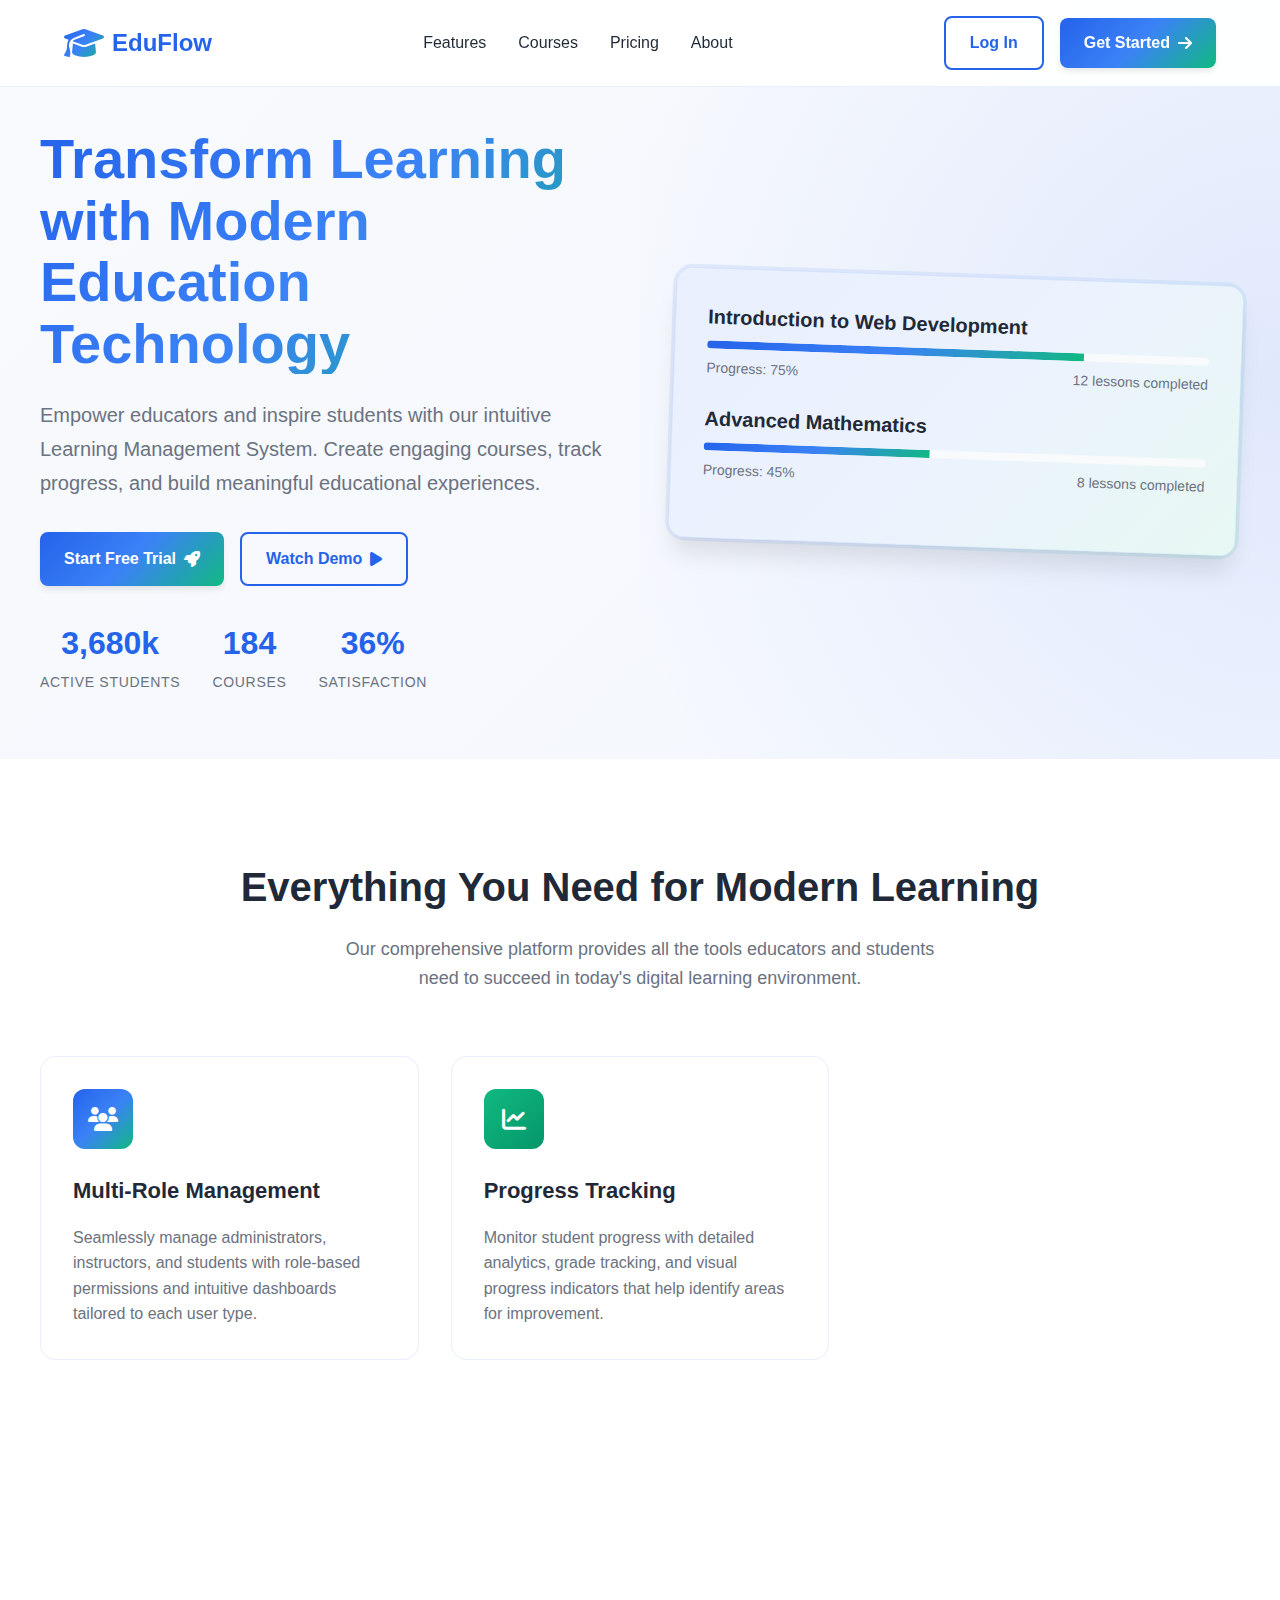
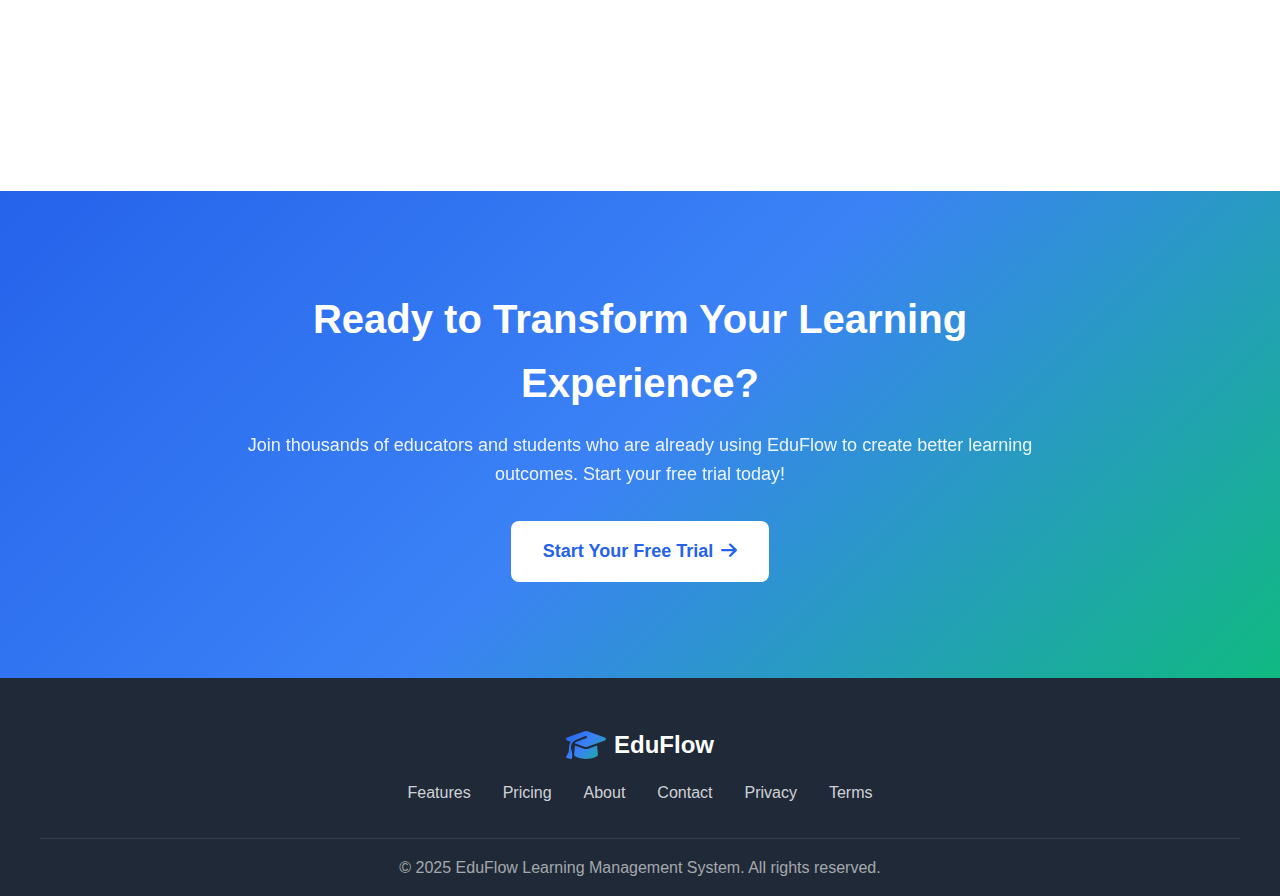
<file: lms_landing_page.html>
<!DOCTYPE html>
<html lang="en">
<head>
    <meta charset="UTF-8">
    <meta name="viewport" content="width=device-width, initial-scale=1.0">
    <title>EduFlow - Modern Learning Management System</title>
    <link href="https://cdnjs.cloudflare.com/ajax/libs/font-awesome/6.4.0/css/all.min.css" rel="stylesheet">
    <style>
        :root {
            /* Modern Education Color Palette */
            --primary-blue: #2563eb;
            --primary-blue-light: #3b82f6;
            --primary-blue-dark: #1d4ed8;
            --accent-green: #10b981;
            --accent-orange: #f59e0b;
            --accent-purple: #8b5cf6;
            --neutral-gray: #6b7280;
            --neutral-light: #f8fafc;
            --neutral-dark: #1f2937;
            --white: #ffffff;
            --gradient-primary: linear-gradient(135deg, #2563eb 0%, #3b82f6 50%, #10b981 100%);
            --gradient-secondary: linear-gradient(135deg, #8b5cf6 0%, #f59e0b 100%);
            --shadow-sm: 0 1px 2px 0 rgb(0 0 0 / 0.05);
            --shadow-md: 0 4px 6px -1px rgb(0 0 0 / 0.1);
            --shadow-lg: 0 10px 15px -3px rgb(0 0 0 / 0.1);
            --shadow-xl: 0 20px 25px -5px rgb(0 0 0 / 0.1);
        }

        * {
            margin: 0;
            padding: 0;
            box-sizing: border-box;
        }

        body {
            font-family: 'Inter', -apple-system, BlinkMacSystemFont, 'Segoe UI', Roboto, sans-serif;
            line-height: 1.6;
            color: var(--neutral-dark);
            background-color: var(--white);
        }

        /* Header & Navigation */
        .header {
            position: fixed;
            top: 0;
            left: 0;
            right: 0;
            background: rgba(255, 255, 255, 0.95);
            backdrop-filter: blur(10px);
            border-bottom: 1px solid rgba(37, 99, 235, 0.1);
            z-index: 1000;
            transition: all 0.3s ease;
        }

        .nav-container {
            max-width: 1200px;
            margin: 0 auto;
            padding: 1rem 1.5rem;
            display: flex;
            justify-content: space-between;
            align-items: center;
        }

        .logo {
            display: flex;
            align-items: center;
            gap: 0.5rem;
            font-size: 1.5rem;
            font-weight: 700;
            color: var(--primary-blue);
            text-decoration: none;
        }

        .logo i {
            font-size: 2rem;
            background: var(--gradient-primary);
            -webkit-background-clip: text;
            -webkit-text-fill-color: transparent;
        }

        .nav-menu {
            display: flex;
            list-style: none;
            gap: 2rem;
        }

        .nav-link {
            text-decoration: none;
            color: var(--neutral-dark);
            font-weight: 500;
            transition: color 0.3s ease;
            position: relative;
        }

        .nav-link:hover {
            color: var(--primary-blue);
        }

        .nav-link::after {
            content: '';
            position: absolute;
            bottom: -5px;
            left: 0;
            width: 0;
            height: 2px;
            background: var(--gradient-primary);
            transition: width 0.3s ease;
        }

        .nav-link:hover::after {
            width: 100%;
        }

        .nav-cta {
            display: flex;
            gap: 1rem;
            align-items: center;
        }

        .btn {
            padding: 0.75rem 1.5rem;
            border: none;
            border-radius: 8px;
            font-weight: 600;
            text-decoration: none;
            transition: all 0.3s ease;
            cursor: pointer;
            display: inline-flex;
            align-items: center;
            gap: 0.5rem;
        }

        .btn-outline {
            background: transparent;
            color: var(--primary-blue);
            border: 2px solid var(--primary-blue);
        }

        .btn-outline:hover {
            background: var(--primary-blue);
            color: var(--white);
            transform: translateY(-2px);
            box-shadow: var(--shadow-md);
        }

        .btn-primary {
            background: var(--gradient-primary);
            color: var(--white);
            box-shadow: var(--shadow-md);
        }

        .btn-primary:hover {
            transform: translateY(-2px);
            box-shadow: var(--shadow-lg);
        }

        /* Hero Section */
        .hero {
            padding: 8rem 1.5rem 4rem;
            background: linear-gradient(135deg, var(--neutral-light) 0%, rgba(37, 99, 235, 0.05) 100%);
            position: relative;
            overflow: hidden;
        }

        .hero::before {
            content: '';
            position: absolute;
            top: -50%;
            right: -50%;
            width: 100%;
            height: 200%;
            background: radial-gradient(circle, rgba(37, 99, 235, 0.1) 0%, transparent 70%);
            animation: float 6s ease-in-out infinite;
        }

        @keyframes float {
            0%, 100% { transform: translateY(0px) rotate(0deg); }
            50% { transform: translateY(-20px) rotate(5deg); }
        }

        .hero-container {
            max-width: 1200px;
            margin: 0 auto;
            display: grid;
            grid-template-columns: 1fr 1fr;
            gap: 4rem;
            align-items: center;
            position: relative;
            z-index: 1;
        }

        .hero-content h1 {
            font-size: 3.5rem;
            font-weight: 800;
            line-height: 1.1;
            margin-bottom: 1.5rem;
            background: var(--gradient-primary);
            -webkit-background-clip: text;
            -webkit-text-fill-color: transparent;
        }

        .hero-content p {
            font-size: 1.25rem;
            color: var(--neutral-gray);
            margin-bottom: 2rem;
            line-height: 1.7;
        }

        .hero-cta {
            display: flex;
            gap: 1rem;
            margin-bottom: 2rem;
        }

        .hero-stats {
            display: flex;
            gap: 2rem;
        }

        .stat {
            text-align: center;
        }

        .stat-number {
            font-size: 2rem;
            font-weight: 700;
            color: var(--primary-blue);
            display: block;
        }

        .stat-label {
            font-size: 0.875rem;
            color: var(--neutral-gray);
            text-transform: uppercase;
            letter-spacing: 0.05em;
        }

        .hero-visual {
            position: relative;
        }

        .hero-card {
            background: var(--white);
            border-radius: 16px;
            padding: 2rem;
            box-shadow: var(--shadow-xl);
            border: 1px solid rgba(37, 99, 235, 0.1);
            position: relative;
            transform: rotate(2deg);
            transition: transform 0.3s ease;
        }

        .hero-card:hover {
            transform: rotate(0deg) scale(1.02);
        }

        .hero-card::before {
            content: '';
            position: absolute;
            top: -4px;
            left: -4px;
            right: -4px;
            bottom: -4px;
            background: var(--gradient-primary);
            border-radius: 20px;
            z-index: -1;
            opacity: 0.1;
        }

        .course-preview {
            margin-bottom: 1.5rem;
        }

        .course-title {
            font-size: 1.25rem;
            font-weight: 600;
            margin-bottom: 0.5rem;
            color: var(--neutral-dark);
        }

        .course-progress {
            width: 100%;
            height: 8px;
            background: var(--neutral-light);
            border-radius: 4px;
            overflow: hidden;
        }

        .progress-bar {
            height: 100%;
            background: var(--gradient-primary);
            width: 75%;
            animation: progress 2s ease-in-out;
        }

        @keyframes progress {
            from { width: 0%; }
            to { width: 75%; }
        }

        .course-meta {
            display: flex;
            justify-content: space-between;
            margin-top: 0.5rem;
            font-size: 0.875rem;
            color: var(--neutral-gray);
        }

        /* Features Section */
        .features {
            padding: 6rem 1.5rem;
            background: var(--white);
        }

        .features-container {
            max-width: 1200px;
            margin: 0 auto;
        }

        .section-header {
            text-align: center;
            margin-bottom: 4rem;
        }

        .section-header h2 {
            font-size: 2.5rem;
            font-weight: 700;
            margin-bottom: 1rem;
            color: var(--neutral-dark);
        }

        .section-header p {
            font-size: 1.125rem;
            color: var(--neutral-gray);
            max-width: 600px;
            margin: 0 auto;
        }

        .features-grid {
            display: grid;
            grid-template-columns: repeat(auto-fit, minmax(350px, 1fr));
            gap: 2rem;
        }

        .feature-card {
            background: var(--white);
            border-radius: 16px;
            padding: 2rem;
            border: 1px solid rgba(37, 99, 235, 0.1);
            transition: all 0.3s ease;
            position: relative;
            overflow: hidden;
        }

        .feature-card::before {
            content: '';
            position: absolute;
            top: 0;
            left: 0;
            right: 0;
            height: 4px;
            background: var(--gradient-primary);
            transform: translateX(-100%);
            transition: transform 0.3s ease;
        }

        .feature-card:hover {
            transform: translateY(-8px);
            box-shadow: var(--shadow-xl);
        }

        .feature-card:hover::before {
            transform: translateX(0);
        }

        .feature-icon {
            width: 60px;
            height: 60px;
            border-radius: 12px;
            display: flex;
            align-items: center;
            justify-content: center;
            margin-bottom: 1.5rem;
            font-size: 1.5rem;
            color: var(--white);
        }

        .feature-icon.blue { background: var(--gradient-primary); }
        .feature-icon.green { background: linear-gradient(135deg, var(--accent-green), #059669); }
        .feature-icon.orange { background: linear-gradient(135deg, var(--accent-orange), #d97706); }
        .feature-icon.purple { background: linear-gradient(135deg, var(--accent-purple), #7c3aed); }

        .feature-card h3 {
            font-size: 1.375rem;
            font-weight: 600;
            margin-bottom: 1rem;
            color: var(--neutral-dark);
        }

        .feature-card p {
            color: var(--neutral-gray);
            line-height: 1.6;
        }

        /* CTA Section */
        .cta {
            padding: 6rem 1.5rem;
            background: var(--gradient-primary);
            color: var(--white);
            text-align: center;
        }

        .cta-container {
            max-width: 800px;
            margin: 0 auto;
        }

        .cta h2 {
            font-size: 2.5rem;
            font-weight: 700;
            margin-bottom: 1rem;
        }

        .cta p {
            font-size: 1.125rem;
            margin-bottom: 2rem;
            opacity: 0.9;
        }

        .btn-white {
            background: var(--white);
            color: var(--primary-blue);
            font-size: 1.125rem;
            padding: 1rem 2rem;
        }

        .btn-white:hover {
            background: var(--neutral-light);
            transform: translateY(-2px);
            box-shadow: var(--shadow-lg);
        }

        /* Footer */
        .footer {
            background: var(--neutral-dark);
            color: var(--white);
            padding: 3rem 1.5rem 1rem;
        }

        .footer-container {
            max-width: 1200px;
            margin: 0 auto;
            text-align: center;
        }

        .footer-logo {
            display: flex;
            align-items: center;
            justify-content: center;
            gap: 0.5rem;
            font-size: 1.5rem;
            font-weight: 700;
            margin-bottom: 1rem;
        }

        .footer-logo i {
            font-size: 2rem;
            background: var(--gradient-primary);
            -webkit-background-clip: text;
            -webkit-text-fill-color: transparent;
        }

        .footer-links {
            display: flex;
            justify-content: center;
            gap: 2rem;
            margin-bottom: 2rem;
            flex-wrap: wrap;
        }

        .footer-links a {
            color: rgba(255, 255, 255, 0.8);
            text-decoration: none;
            transition: color 0.3s ease;
        }

        .footer-links a:hover {
            color: var(--white);
        }

        .footer-bottom {
            border-top: 1px solid rgba(255, 255, 255, 0.1);
            padding-top: 1rem;
            color: rgba(255, 255, 255, 0.6);
        }

        /* Mobile Responsiveness */
        @media (max-width: 768px) {
            .nav-menu {
                display: none;
            }

            .hero-container {
                grid-template-columns: 1fr;
                gap: 2rem;
                text-align: center;
            }

            .hero-content h1 {
                font-size: 2.5rem;
            }

            .hero-stats {
                justify-content: center;
            }

            .hero-cta {
                flex-direction: column;
                align-items: center;
            }

            .features-grid {
                grid-template-columns: 1fr;
            }

            .cta h2 {
                font-size: 2rem;
            }

            .footer-links {
                flex-direction: column;
                gap: 1rem;
            }
        }

        /* Smooth scrolling */
        html {
            scroll-behavior: smooth;
        }

        /* Loading animation */
        .loading {
            opacity: 0;
            animation: fadeIn 0.8s ease-in forwards;
        }

        @keyframes fadeIn {
            to { opacity: 1; }
        }
    </style>
</head>
<body>
    <!-- Header -->
    <header class="header">
        <nav class="nav-container">
            <a href="#" class="logo">
                <i class="fas fa-graduation-cap"></i>
                EduFlow
            </a>
            <ul class="nav-menu">
                <li><a href="#features" class="nav-link">Features</a></li>
                <li><a href="#courses" class="nav-link">Courses</a></li>
                <li><a href="#pricing" class="nav-link">Pricing</a></li>
                <li><a href="#about" class="nav-link">About</a></li>
            </ul>
            <div class="nav-cta">
                <a href="#login" class="btn btn-outline">Log In</a>
                <a href="#signup" class="btn btn-primary">
                    Get Started
                    <i class="fas fa-arrow-right"></i>
                </a>
            </div>
        </nav>
    </header>

    <!-- Hero Section -->
    <section class="hero">
        <div class="hero-container">
            <div class="hero-content loading">
                <h1>Transform Learning with Modern Education Technology</h1>
                <p>Empower educators and inspire students with our intuitive Learning Management System. Create engaging courses, track progress, and build meaningful educational experiences.</p>
                
                <div class="hero-cta">
                    <a href="#signup" class="btn btn-primary">
                        Start Free Trial
                        <i class="fas fa-rocket"></i>
                    </a>
                    <a href="#demo" class="btn btn-outline">
                        Watch Demo
                        <i class="fas fa-play"></i>
                    </a>
                </div>

                <div class="hero-stats">
                    <div class="stat">
                        <span class="stat-number">10k+</span>
                        <span class="stat-label">Active Students</span>
                    </div>
                    <div class="stat">
                        <span class="stat-number">500+</span>
                        <span class="stat-label">Courses</span>
                    </div>
                    <div class="stat">
                        <span class="stat-number">98%</span>
                        <span class="stat-label">Satisfaction</span>
                    </div>
                </div>
            </div>

            <div class="hero-visual loading">
                <div class="hero-card">
                    <div class="course-preview">
                        <h3 class="course-title">Introduction to Web Development</h3>
                        <div class="course-progress">
                            <div class="progress-bar"></div>
                        </div>
                        <div class="course-meta">
                            <span>Progress: 75%</span>
                            <span>12 lessons completed</span>
                        </div>
                    </div>
                    
                    <div class="course-preview">
                        <h3 class="course-title">Advanced Mathematics</h3>
                        <div class="course-progress">
                            <div class="progress-bar" style="width: 45%;"></div>
                        </div>
                        <div class="course-meta">
                            <span>Progress: 45%</span>
                            <span>8 lessons completed</span>
                        </div>
                    </div>
                </div>
            </div>
        </div>
    </section>

    <!-- Features Section -->
    <section class="features" id="features">
        <div class="features-container">
            <div class="section-header">
                <h2>Everything You Need for Modern Learning</h2>
                <p>Our comprehensive platform provides all the tools educators and students need to succeed in today's digital learning environment.</p>
            </div>

            <div class="features-grid">
                <div class="feature-card loading">
                    <div class="feature-icon blue">
                        <i class="fas fa-users"></i>
                    </div>
                    <h3>Multi-Role Management</h3>
                    <p>Seamlessly manage administrators, instructors, and students with role-based permissions and intuitive dashboards tailored to each user type.</p>
                </div>

                <div class="feature-card loading">
                    <div class="feature-icon green">
                        <i class="fas fa-chart-line"></i>
                    </div>
                    <h3>Progress Tracking</h3>
                    <p>Monitor student progress with detailed analytics, grade tracking, and visual progress indicators that help identify areas for improvement.</p>
                </div>

                <div class="feature-card loading">
                    <div class="feature-icon orange">
                        <i class="fas fa-file-upload"></i>
                    </div>
                    <h3>Assignment Management</h3>
                    <p>Create, distribute, and grade assignments with ease. Support for file uploads, due date tracking, and automated grade calculations.</p>
                </div>

                <div class="feature-card loading">
                    <div class="feature-icon purple">
                        <i class="fas fa-calendar-alt"></i>
                    </div>
                    <h3>Smart Scheduling</h3>
                    <p>Integrated calendar system with automated notifications for assignments, deadlines, and important course announcements.</p>
                </div>

                <div class="feature-card loading">
                    <div class="feature-icon blue">
                        <i class="fas fa-mobile-alt"></i>
                    </div>
                    <h3>Mobile Responsive</h3>
                    <p>Access your courses anywhere, anytime. Our platform works seamlessly across all devices with a mobile-first design approach.</p>
                </div>

                <div class="feature-card loading">
                    <div class="feature-icon green">
                        <i class="fas fa-shield-alt"></i>
                    </div>
                    <h3>Secure & Reliable</h3>
                    <p>Enterprise-grade security with data encryption, regular backups, and 99.9% uptime guarantee to keep your learning environment safe.</p>
                </div>
            </div>
        </div>
    </section>

    <!-- CTA Section -->
    <section class="cta">
        <div class="cta-container">
            <h2>Ready to Transform Your Learning Experience?</h2>
            <p>Join thousands of educators and students who are already using EduFlow to create better learning outcomes. Start your free trial today!</p>
            <a href="#signup" class="btn btn-white">
                Start Your Free Trial
                <i class="fas fa-arrow-right"></i>
            </a>
        </div>
    </section>

    <!-- Footer -->
    <footer class="footer">
        <div class="footer-container">
            <div class="footer-logo">
                <i class="fas fa-graduation-cap"></i>
                EduFlow
            </div>
            
            <div class="footer-links">
                <a href="#features">Features</a>
                <a href="#pricing">Pricing</a>
                <a href="#about">About</a>
                <a href="#contact">Contact</a>
                <a href="#privacy">Privacy</a>
                <a href="#terms">Terms</a>
            </div>

            <div class="footer-bottom">
                <p>&copy; 2025 EduFlow Learning Management System. All rights reserved.</p>
            </div>
        </div>
    </footer>

    <script>
        // Smooth loading animations
        window.addEventListener('load', function() {
            const loadingElements = document.querySelectorAll('.loading');
            loadingElements.forEach((element, index) => {
                setTimeout(() => {
                    element.style.opacity = '1';
                }, index * 200);
            });
        });

        // Header background on scroll
        window.addEventListener('scroll', function() {
            const header = document.querySelector('.header');
            if (window.scrollY > 100) {
                header.style.background = 'rgba(255, 255, 255, 0.98)';
                header.style.boxShadow = '0 4px 6px -1px rgb(0 0 0 / 0.1)';
            } else {
                header.style.background = 'rgba(255, 255, 255, 0.95)';
                header.style.boxShadow = 'none';
            }
        });

        // Animated counter for stats
        function animateCounter(element, target, duration = 2000) {
            let start = 0;
            const increment = target / (duration / 16);
            const timer = setInterval(() => {
                start += increment;
                if (start >= target) {
                    element.textContent = target.toLocaleString() + (element.textContent.includes('%') ? '%' : target >= 1000 ? 'k+' : '+');
                    clearInterval(timer);
                } else {
                    element.textContent = Math.floor(start).toLocaleString() + (element.textContent.includes('%') ? '%' : target >= 1000 ? 'k' : '');
                }
            }, 16);
        }

        // Intersection Observer for animations
        const observer = new IntersectionObserver((entries) => {
            entries.forEach(entry => {
                if (entry.isIntersecting) {
                    const statNumbers = entry.target.querySelectorAll('.stat-number');
                    statNumbers.forEach(stat => {
                        const text = stat.textContent;
                        if (text.includes('10k')) animateCounter(stat, 10000);
                        else if (text.includes('500')) animateCounter(stat, 500);
                        else if (text.includes('98')) animateCounter(stat, 98);
                    });
                }
            });
        });

        observer.observe(document.querySelector('.hero-stats'));
    </script>
</body>
</html>
</file>
